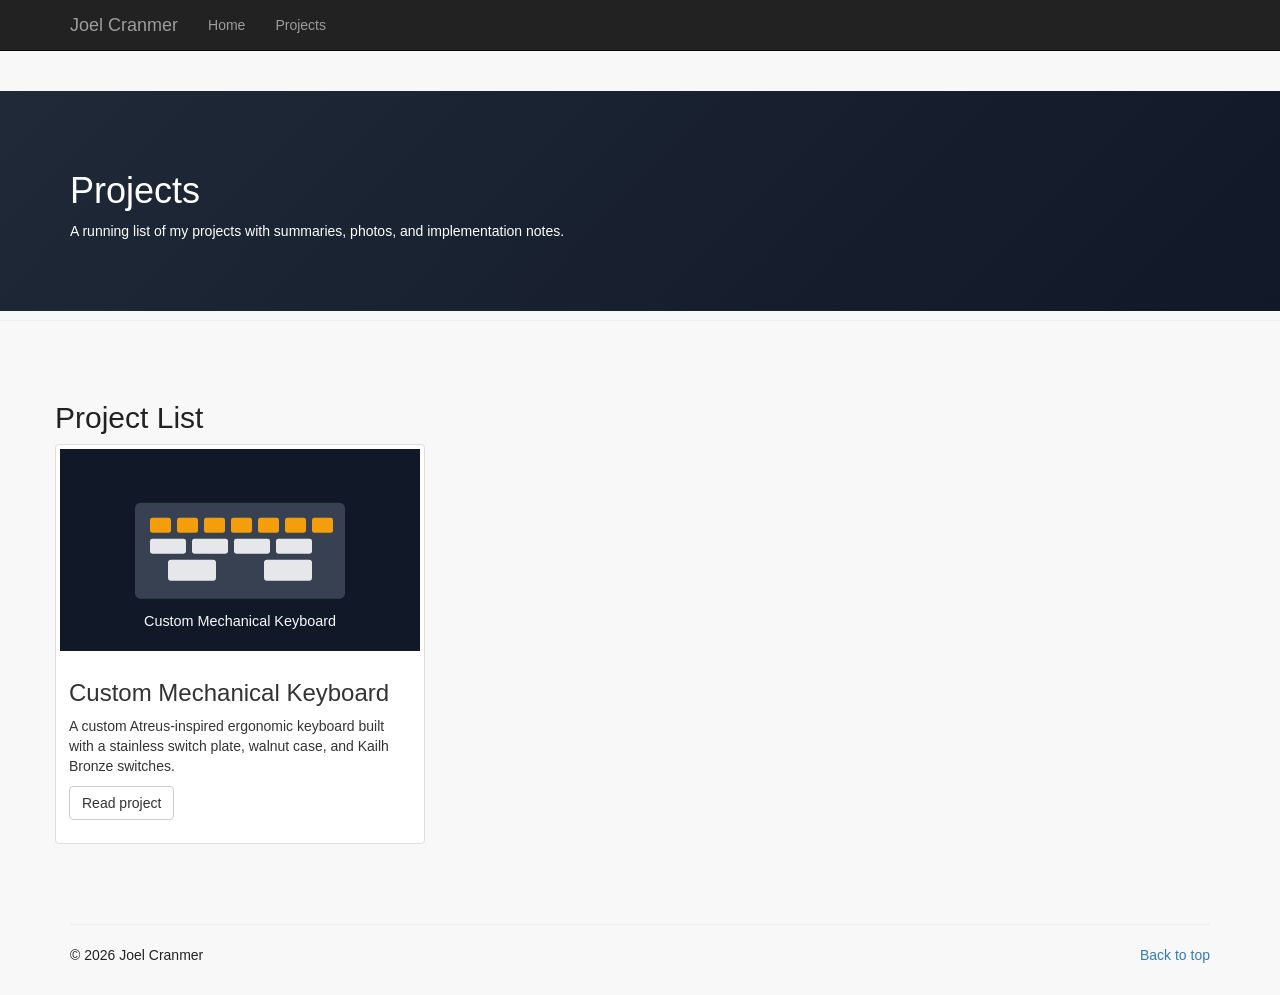
<file: projects/index.html>
<!doctype html><html lang=en><head><meta charset=utf-8><meta name=viewport content="width=device-width,initial-scale=1"><meta name=description content="Build logs, project writeups, and lessons learned."><meta name=author content="Joel Cranmer"><title>Projects | Joel Cranmer</title><link rel=stylesheet href=https://cdn.jsdelivr.net/npm/bootstrap@3.4.1/dist/css/bootstrap.min.css crossorigin=anonymous><link rel=stylesheet href=/css/site.css></head><body><nav class="navbar navbar-inverse navbar-static-top navbar-wrapper"><div class=container><div class=navbar-header><button type=button class="navbar-toggle collapsed" data-toggle=collapse data-target=#navbar aria-expanded=false aria-controls=navbar>
<span class=sr-only>Toggle navigation</span>
<span class=icon-bar></span>
<span class=icon-bar></span>
<span class=icon-bar></span></button>
<a class=navbar-brand href=/>Joel Cranmer</a></div><div id=navbar class="collapse navbar-collapse"><ul class="nav navbar-nav"><li><a href=/>Home</a></li><li><a href=/projects/>Projects</a></li></ul></div></div></nav><main><header class=page-header><section class=hero><div class=container><h1>Projects</h1><div><p>A running list of my projects with summaries, photos, and implementation notes.</p></div></div></section></header><section class="container section-pad"><h2>Project List</h2><div class=row><div class="col-sm-6 col-md-4"><article class="project-card thumbnail"><img src=/images/keyboard-cover.svg alt="Illustration of a custom mechanical keyboard" class=img-responsive><div class=caption><h3>Custom Mechanical Keyboard</h3><p>A custom Atreus-inspired ergonomic keyboard built with a stainless switch plate, walnut case, and Kailh Bronze switches.</p><p><a class="btn btn-default" href=/projects/custom-mechanical-keyboard.html/>Read project</a></p></div></article></div></div></section></main><footer class=site-footer><div class=container><hr><div class=row><div class=col-sm-6><p>&copy; 2026 Joel Cranmer</p></div><div class="col-sm-6 text-right"><a href=#>Back to top</a></div></div></div></footer><script src=https://cdn.jsdelivr.net/npm/jquery@1.12.4/dist/jquery.min.js crossorigin=anonymous></script>
<script src=https://cdn.jsdelivr.net/npm/bootstrap@3.4.1/dist/js/bootstrap.min.js crossorigin=anonymous></script></body></html>
</file>
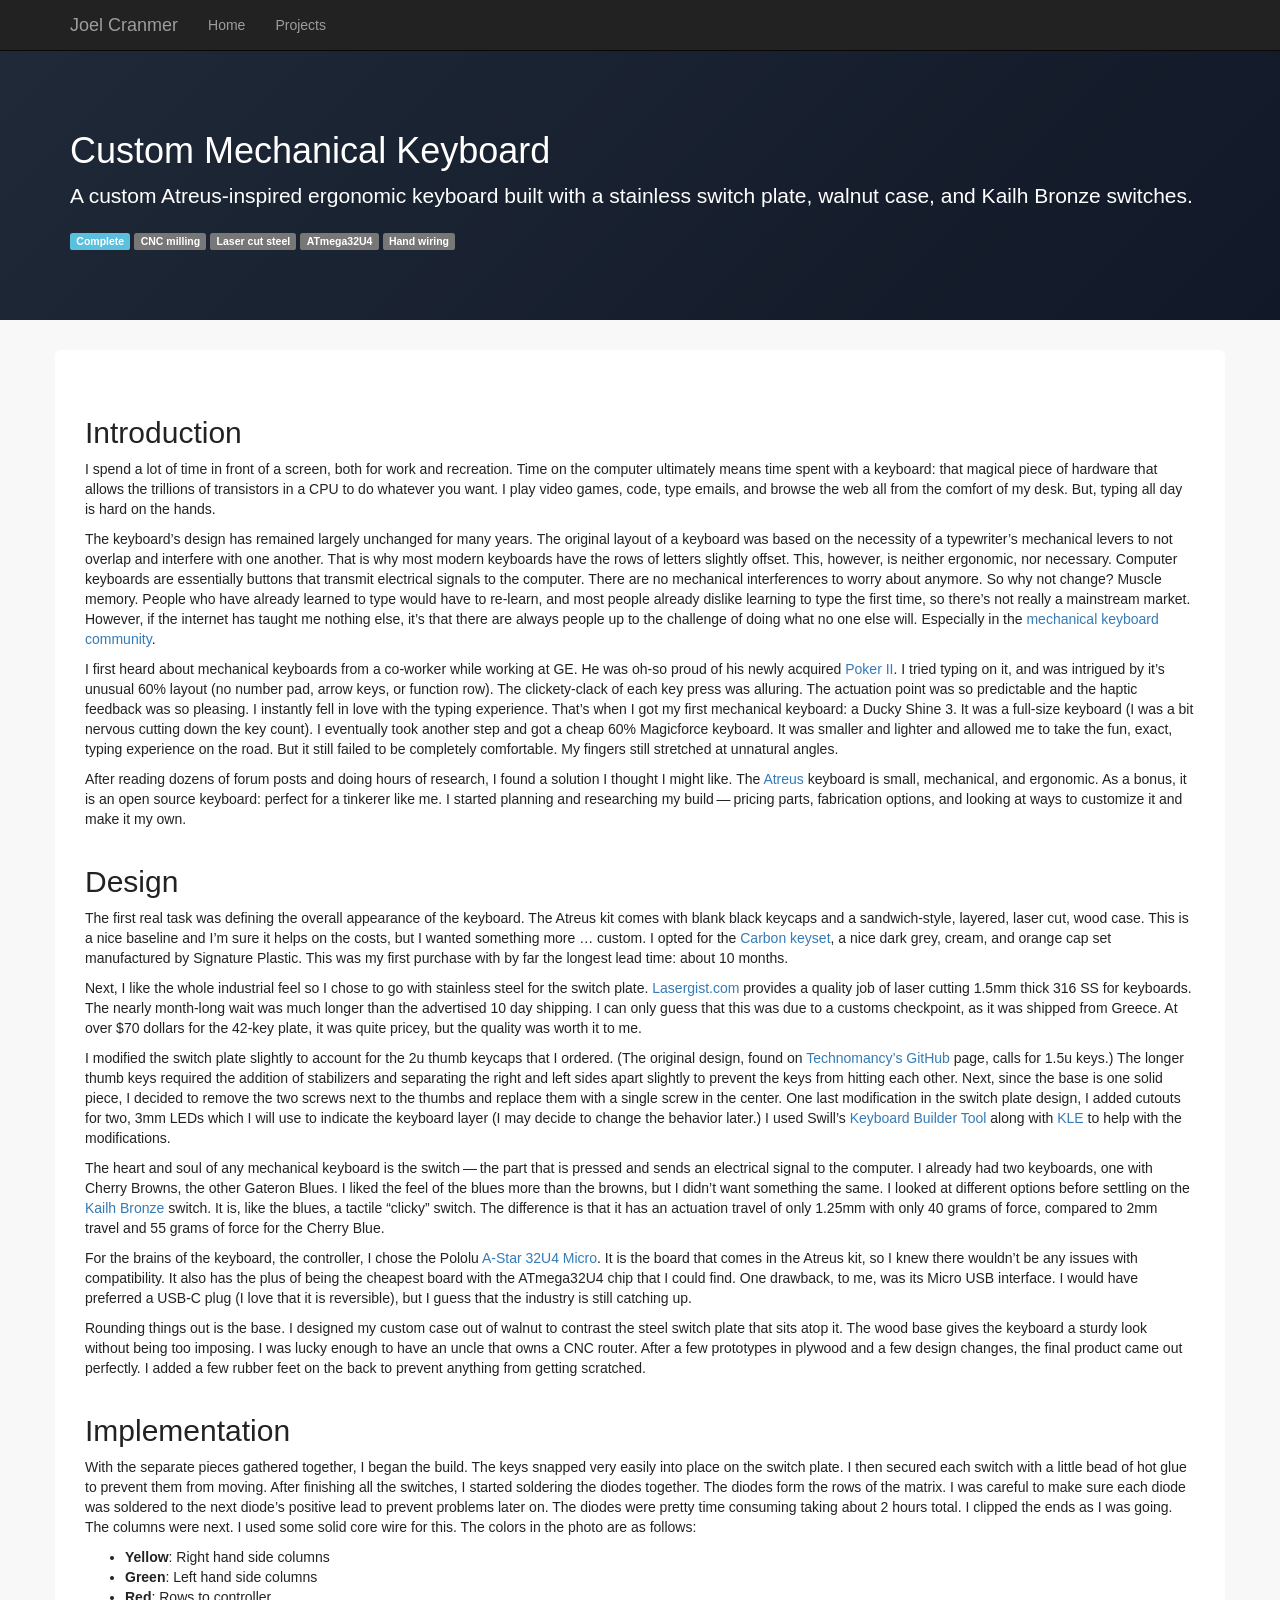
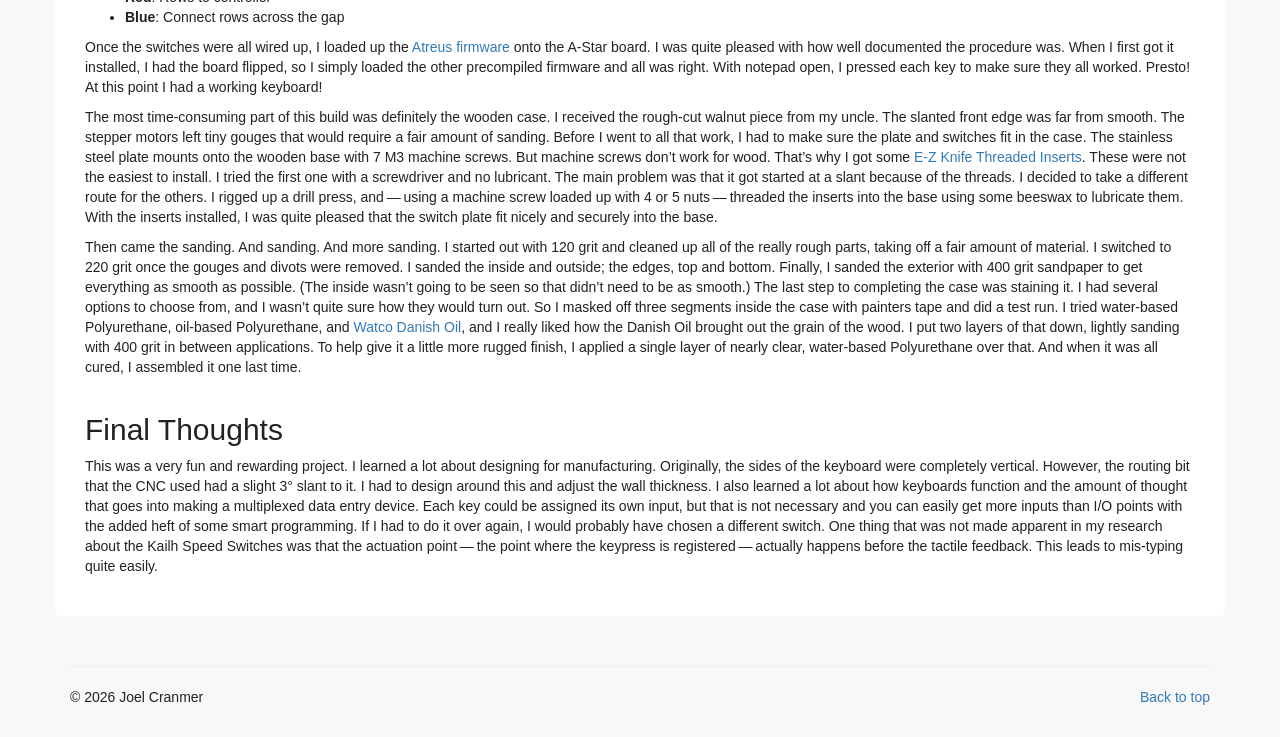
<file: projects/custom-mechanical-keyboard.html/index.html>
<!doctype html><html lang=en><head><meta charset=utf-8><meta name=viewport content="width=device-width,initial-scale=1"><meta name=description content="Design and fabrication log for a fully custom mechanical keyboard."><meta name=author content="Joel Cranmer"><title>Custom Mechanical Keyboard | Joel Cranmer</title><link rel=stylesheet href=https://cdn.jsdelivr.net/npm/bootstrap@3.4.1/dist/css/bootstrap.min.css crossorigin=anonymous><link rel=stylesheet href=/css/site.css></head><body><nav class="navbar navbar-inverse navbar-static-top navbar-wrapper"><div class=container><div class=navbar-header><button type=button class="navbar-toggle collapsed" data-toggle=collapse data-target=#navbar aria-expanded=false aria-controls=navbar>
<span class=sr-only>Toggle navigation</span>
<span class=icon-bar></span>
<span class=icon-bar></span>
<span class=icon-bar></span></button>
<a class=navbar-brand href=/>Joel Cranmer</a></div><div id=navbar class="collapse navbar-collapse"><ul class="nav navbar-nav"><li><a href=/>Home</a></li><li><a href=/projects/>Projects</a></li></ul></div></div></nav><main><section class=project-hero><div class=container><h1>Custom Mechanical Keyboard</h1><p class=lead>A custom Atreus-inspired ergonomic keyboard built with a stainless switch plate, walnut case, and Kailh Bronze switches.</p><p><span class="label label-info">Complete</span>
<span class="label label-default">CNC milling</span> <span class="label label-default">Laser cut steel</span> <span class="label label-default">ATmega32U4</span> <span class="label label-default">Hand wiring</span></p></div></section><article class="container section-pad project-body"><h2 id=introduction>Introduction</h2><p>I spend a lot of time in front of a screen, both for work and recreation. Time on the computer ultimately means time spent with a keyboard: that magical piece of hardware that allows the trillions of transistors in a CPU to do whatever you want. I play video games, code, type emails, and browse the web all from the comfort of my desk. But, typing all day is hard on the hands.</p><p>The keyboard&rsquo;s design has remained largely unchanged for many years. The original layout of a keyboard was based on the necessity of a typewriter’s mechanical levers to not overlap and interfere with one another. That is why most modern keyboards have the rows of letters slightly offset. This, however, is neither ergonomic, nor necessary. Computer keyboards are essentially buttons that transmit electrical signals to the computer. There are no mechanical interferences to worry about anymore. So why not change? Muscle memory. People who have already learned to type would have to re-learn, and most people already dislike learning to type the first time, so there&rsquo;s not really a mainstream market. However, if the internet has taught me nothing else, it&rsquo;s that there are always people up to the challenge of doing what no one else will. Especially in the <a href=https://geekhack.org/>mechanical keyboard community</a>.</p><p>I first heard about mechanical keyboards from a co-worker while working at GE. He was oh-so proud of his newly acquired <a href=https://deskthority.net/wiki/KBC_Poker_II>Poker II</a>. I tried typing on it, and was intrigued by it&rsquo;s unusual 60% layout (no number pad, arrow keys, or function row). The clickety-clack of each key press was alluring. The actuation point was so predictable and the haptic feedback was so pleasing. I instantly fell in love with the typing experience. That&rsquo;s when I got my first mechanical keyboard: a Ducky Shine 3. It was a full-size keyboard (I was a bit nervous cutting down the key count). I eventually took another step and got a cheap 60% Magicforce keyboard. It was smaller and lighter and allowed me to take the fun, exact, typing experience on the road. But it still failed to be completely comfortable. My fingers still stretched at unnatural angles.</p><p>After reading dozens of forum posts and doing hours of research, I found a solution I thought I might like. The <a href=https://atreus.technomancy.us/>Atreus</a> keyboard is small, mechanical, and ergonomic. As a bonus, it is an open source keyboard: perfect for a tinkerer like me. I started planning and researching my build — pricing parts, fabrication options, and looking at ways to customize it and make it my own.</p><h2 id=design>Design</h2><p>The first real task was defining the overall appearance of the keyboard. The Atreus kit comes with blank black keycaps and a sandwich-style, layered, laser cut, wood case. This is a nice baseline and I&rsquo;m sure it helps on the costs, but I wanted something more … custom. I opted for the <a href="https://www.massdrop.com/buy/carbon?mode=guest_open">Carbon keyset</a>, a nice dark grey, cream, and orange cap set manufactured by Signature Plastic. This was my first purchase with by far the longest lead time: about 10 months.</p><p>Next, I like the whole industrial feel so I chose to go with stainless steel for the switch plate. <a href=http://lasergist.com/laser-cut-custom-keyboards/>Lasergist.com</a> provides a quality job of laser cutting 1.5mm thick 316 SS for keyboards. The nearly month-long wait was much longer than the advertised 10 day shipping. I can only guess that this was due to a customs checkpoint, as it was shipped from Greece. At over $70 dollars for the 42-key plate, it was quite pricey, but the quality was worth it to me.</p><p>I modified the switch plate slightly to account for the 2u thumb keycaps that I ordered. (The original design, found on <a href=https://github.com/technomancy/atreus>Technomancy&rsquo;s GitHub</a> page, calls for 1.5u keys.) The longer thumb keys required the addition of stabilizers and separating the right and left sides apart slightly to prevent the keys from hitting each other. Next, since the base is one solid piece, I decided to remove the two screws next to the thumbs and replace them with a single screw in the center. One last modification in the switch plate design, I added cutouts for two, 3mm LEDs which I will use to indicate the keyboard layer (I may decide to change the behavior later.) I used Swill&rsquo;s <a href=http://builder.swillkb.com/>Keyboard Builder Tool</a> along with <a href=http://www.keyboard-layout-editor.com/>KLE</a> to help with the modifications.</p><p>The heart and soul of any mechanical keyboard is the switch — the part that is pressed and sends an electrical signal to the computer. I already had two keyboards, one with Cherry Browns, the other Gateron Blues. I liked the feel of the blues more than the browns, but I didn&rsquo;t want something the same. I looked at different options before settling on the <a href=https://input.club/the-comparative-guide-to-mechanical-switches/tactile-clicky/kaihua-bronze/>Kailh Bronze</a> switch. It is, like the blues, a tactile &ldquo;clicky&rdquo; switch. The difference is that it has an actuation travel of only 1.25mm with only 40 grams of force, compared to 2mm travel and 55 grams of force for the Cherry Blue.</p><p>For the brains of the keyboard, the controller, I chose the Pololu <a href=https://www.pololu.com/product/3101>A-Star 32U4 Micro</a>. It is the board that comes in the Atreus kit, so I knew there wouldn&rsquo;t be any issues with compatibility. It also has the plus of being the cheapest board with the ATmega32U4 chip that I could find. One drawback, to me, was its Micro USB interface. I would have preferred a USB-C plug (I love that it is reversible), but I guess that the industry is still catching up.</p><p>Rounding things out is the base. I designed my custom case out of walnut to contrast the steel switch plate that sits atop it. The wood base gives the keyboard a sturdy look without being too imposing. I was lucky enough to have an uncle that owns a CNC router. After a few prototypes in plywood and a few design changes, the final product came out perfectly. I added a few rubber feet on the back to prevent anything from getting scratched.</p><h2 id=implementation>Implementation</h2><p>With the separate pieces gathered together, I began the build. The keys snapped very easily into place on the switch plate. I then secured each switch with a little bead of hot glue to prevent them from moving. After finishing all the switches, I started soldering the diodes together. The diodes form the rows of the matrix. I was careful to make sure each diode was soldered to the next diode&rsquo;s positive lead to prevent problems later on. The diodes were pretty time consuming taking about 2 hours total. I clipped the ends as I was going. The columns were next. I used some solid core wire for this. The colors in the photo are as follows:</p><ul><li><strong>Yellow</strong>: Right hand side columns</li><li><strong>Green</strong>: Left hand side columns</li><li><strong>Red</strong>: Rows to controller</li><li><strong>Blue</strong>: Connect rows across the gap</li></ul><p>Once the switches were all wired up, I loaded up the <a href=https://atreus.technomancy.us/download>Atreus firmware</a> onto the A-Star board. I was quite pleased with how well documented the procedure was. When I first got it installed, I had the board flipped, so I simply loaded the other precompiled firmware and all was right. With notepad open, I pressed each key to make sure they all worked. Presto! At this point I had a working keyboard!</p><p>The most time-consuming part of this build was definitely the wooden case. I received the rough-cut walnut piece from my uncle. The slanted front edge was far from smooth. The stepper motors left tiny gouges that would require a fair amount of sanding. Before I went to all that work, I had to make sure the plate and switches fit in the case. The stainless steel plate mounts onto the wooden base with 7 M3 machine screws. But machine screws don&rsquo;t work for wood. That&rsquo;s why I got some <a href=https://www.ezlok.com/ezknife-insert-400-M3>E-Z Knife Threaded Inserts</a>. These were not the easiest to install. I tried the first one with a screwdriver and no lubricant. The main problem was that it got started at a slant because of the threads. I decided to take a different route for the others. I rigged up a drill press, and — using a machine screw loaded up with 4 or 5 nuts — threaded the inserts into the base using some beeswax to lubricate them. With the inserts installed, I was quite pleased that the switch plate fit nicely and securely into the base.</p><p>Then came the sanding. And sanding. And more sanding. I started out with 120 grit and cleaned up all of the really rough parts, taking off a fair amount of material. I switched to 220 grit once the gouges and divots were removed. I sanded the inside and outside; the edges, top and bottom. Finally, I sanded the exterior with 400 grit sandpaper to get everything as smooth as possible. (The inside wasn&rsquo;t going to be seen so that didn&rsquo;t need to be as smooth.) The last step to completing the case was staining it. I had several options to choose from, and I wasn&rsquo;t quite sure how they would turn out. So I masked off three segments inside the case with painters tape and did a test run. I tried water-based Polyurethane, oil-based Polyurethane, and <a href=https://www.rustoleum.com/product-catalog/consumer-brands/watco/danish-oil>Watco Danish Oil</a>, and I really liked how the Danish Oil brought out the grain of the wood. I put two layers of that down, lightly sanding with 400 grit in between applications. To help give it a little more rugged finish, I applied a single layer of nearly clear, water-based Polyurethane over that. And when it was all cured, I assembled it one last time.</p><h2 id=final-thoughts>Final Thoughts</h2><p>This was a very fun and rewarding project. I learned a lot about designing for manufacturing. Originally, the sides of the keyboard were completely vertical. However, the routing bit that the CNC used had a slight 3° slant to it. I had to design around this and adjust the wall thickness. I also learned a lot about how keyboards function and the amount of thought that goes into making a multiplexed data entry device. Each key could be assigned its own input, but that is not necessary and you can easily get more inputs than I/O points with the added heft of some smart programming. If I had to do it over again, I would probably have chosen a different switch. One thing that was not made apparent in my research about the Kailh Speed Switches was that the actuation point — the point where the keypress is registered — actually happens before the tactile feedback. This leads to mis-typing quite easily.</p></article></main><footer class=site-footer><div class=container><hr><div class=row><div class=col-sm-6><p>&copy; 2026 Joel Cranmer</p></div><div class="col-sm-6 text-right"><a href=#>Back to top</a></div></div></div></footer><script src=https://cdn.jsdelivr.net/npm/jquery@1.12.4/dist/jquery.min.js crossorigin=anonymous></script>
<script src=https://cdn.jsdelivr.net/npm/bootstrap@3.4.1/dist/js/bootstrap.min.js crossorigin=anonymous></script></body></html>
</file>
